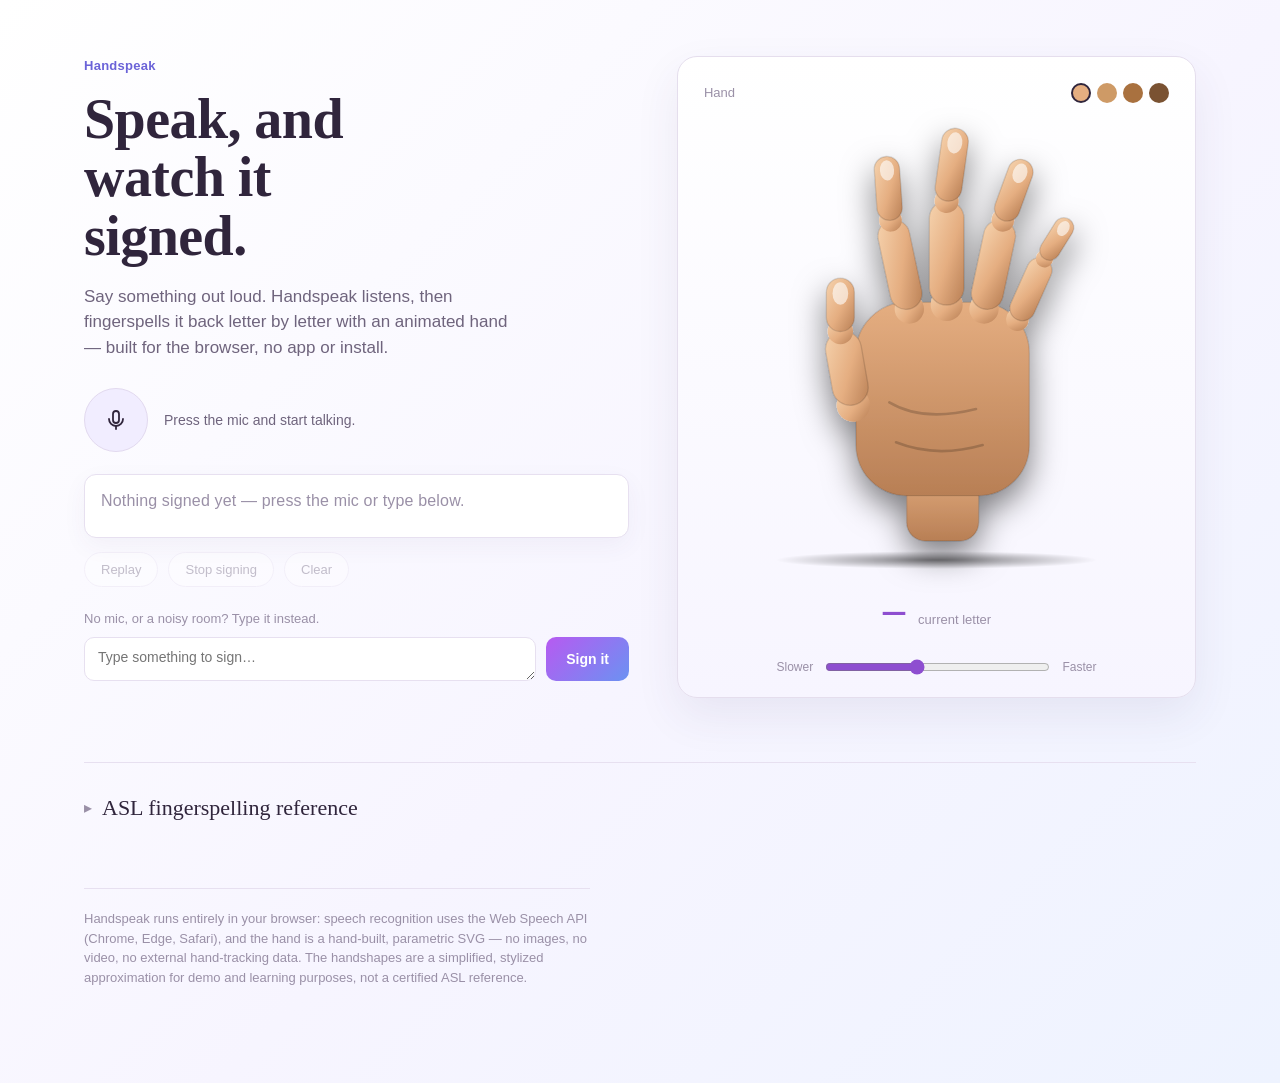
<file: handspeak/index.html>
<!DOCTYPE html>
<html lang="en">
<head>
<meta charset="UTF-8">
<meta name="viewport" content="width=device-width, initial-scale=1.0">
<title>Handspeak — say it, watch it signed</title>
<style>
  :root{
    --bg-0:#12151A;
    --bg-1:#1B1F26;
    --bg-2:#232833;
    --ink-0:#F2EEE6;
    --ink-1:#B7BCC6;
    --ink-2:#787E8B;
    --gold:#E7A94C;
    --gold-dim:#8A6A34;
    --teal:#4FB8A6;
    --line:#31363F;
    --skin-hi:#F6D3AE;
    --skin-base:#E5AE81;
    --skin-shadow:#B87F55;
    --radius:16px;
    --serif:"Fraunces", "Iowan Old Style", Georgia, serif;
    --sans:"IBM Plex Sans", "Segoe UI", sans-serif;
  }
  @media (prefers-color-scheme: light){ /* keep dark stage regardless — intentional */ }

  *{box-sizing:border-box;}
  html,body{margin:0;padding:0;}
  body{
    background:
      radial-gradient(1100px 620px at 78% -10%, #23293380 0%, transparent 60%),
      var(--bg-0);
    color:var(--ink-0);
    font-family:var(--sans);
    line-height:1.5;
    -webkit-font-smoothing:antialiased;
  }
  a{color:var(--teal);}

  .wrap{max-width:1160px;margin:0 auto;padding:56px 24px 96px;}

  /* ---------- header / hero ---------- */
  header.hero{
    display:grid;
    grid-template-columns:1.05fr 1fr;
    gap:48px;
    align-items:start;
  }
  @media (max-width:880px){ header.hero{grid-template-columns:1fr;} }

  .kicker{
    font-family:var(--sans);
    font-size:13px;
    letter-spacing:.02em;
    color:var(--teal);
    margin:0 0 14px;
    font-weight:600;
  }
  h1{
    font-family:var(--serif);
    font-weight:600;
    font-size:clamp(34px,4.6vw,56px);
    line-height:1.05;
    margin:0 0 18px;
    max-width:12ch;
    letter-spacing:-0.01em;
  }
  p.lead{
    font-size:17px;
    color:var(--ink-1);
    max-width:46ch;
    margin:0 0 28px;
  }

  .mic-row{display:flex;align-items:center;gap:16px;flex-wrap:wrap;margin-bottom:22px;}

  button.mic{
    position:relative;
    width:64px;height:64px;
    border-radius:50%;
    border:1px solid var(--line);
    background:var(--bg-2);
    color:var(--ink-0);
    cursor:pointer;
    display:flex;align-items:center;justify-content:center;
    flex:none;
    transition:border-color .2s ease, background .2s ease, transform .15s ease;
  }
  button.mic:hover{border-color:var(--gold-dim); transform:translateY(-1px);}
  button.mic:active{transform:translateY(0);}
  button.mic svg{width:24px;height:24px;}
  button.mic.listening{
    background:var(--gold);
    color:#1B1408;
    border-color:var(--gold);
    animation:pulse 1.6s ease-in-out infinite;
  }
  @keyframes pulse{
    0%,100%{box-shadow:0 0 0 0 rgba(231,169,76,.45);}
    50%{box-shadow:0 0 0 14px rgba(231,169,76,0);}
  }
  .mic-status{font-size:14px;color:var(--ink-1);}
  .mic-status strong{color:var(--ink-0); font-weight:600;}

  .transcript{
    min-height:64px;
    padding:14px 16px;
    background:var(--bg-1);
    border:1px solid var(--line);
    border-radius:12px;
    font-size:16px;
    color:var(--ink-1);
    letter-spacing:.01em;
  }
  .transcript .ch{transition:color .15s ease;}
  .transcript .ch.active{color:var(--gold); font-weight:600;}
  .transcript .ch.done{color:var(--ink-0);}
  .transcript.empty::before{content:"Nothing signed yet — press the mic or type below.";color:var(--ink-2);}

  .controls-row{
    display:flex;gap:10px;flex-wrap:wrap;margin-top:14px;
  }
  button.pill{
    font-family:var(--sans);
    font-size:13px;
    padding:9px 16px;
    border-radius:100px;
    border:1px solid var(--line);
    background:transparent;
    color:var(--ink-1);
    cursor:pointer;
    transition:border-color .2s ease, color .2s ease, background .2s ease;
  }
  button.pill:hover{border-color:var(--ink-2); color:var(--ink-0);}
  button.pill:disabled{opacity:.4; cursor:not-allowed;}

  .type-box{margin-top:22px;}
  .type-box label{display:block; font-size:13px; color:var(--ink-2); margin-bottom:8px;}
  .type-row{display:flex; gap:10px;}
  textarea{
    flex:1;
    resize:vertical;
    min-height:44px;
    max-height:120px;
    padding:11px 13px;
    background:var(--bg-1);
    border:1px solid var(--line);
    border-radius:10px;
    color:var(--ink-0);
    font-family:var(--sans);
    font-size:14px;
  }
  textarea:focus, button:focus-visible, input:focus-visible{
    outline:2px solid var(--teal); outline-offset:2px;
  }
  button.solid{
    background:var(--gold);
    color:#1B1408;
    border:none;
    border-radius:10px;
    padding:0 20px;
    font-family:var(--sans);
    font-weight:600;
    font-size:14px;
    cursor:pointer;
  }
  button.solid:hover{filter:brightness(1.06);}

  .support-note{font-size:13px;color:var(--ink-2); margin-top:10px;}

  /* ---------- stage ---------- */
  .stage{
    position:relative;
    background:
      radial-gradient(240px 200px at 50% 18%, #3a3427 0%, transparent 70%),
      linear-gradient(180deg, var(--bg-1), var(--bg-0));
    border:1px solid var(--line);
    border-radius:20px;
    padding:26px 26px 20px;
    display:flex;
    flex-direction:column;
    align-items:center;
  }
  .stage-top{
    display:flex; justify-content:space-between; align-items:center;
    width:100%; margin-bottom:6px;
  }
  .stage-label{font-size:13px; color:var(--ink-2);}
  .skin-swatches{display:flex; gap:6px;}
  .swatch{
    width:20px;height:20px;border-radius:50%;
    border:2px solid transparent;
    cursor:pointer;
    padding:0;
  }
  .swatch.active{border-color:var(--ink-0);}

  .hand-holder{
    width:100%;
    max-width:320px;
    aspect-ratio:240/330;
    filter:url(#handShadow);
  }
  .hand-holder svg{width:100%; height:100%; display:block; overflow:visible;}

  .floor{
    width:70%;height:18px;
    margin-top:2px;
    background:radial-gradient(ellipse at center, rgba(0,0,0,.5), transparent 70%);
  }

  .letter-readout{
    margin-top:8px;
    display:flex;
    align-items:baseline;
    gap:12px;
  }
  .letter-readout .big{
    font-family:var(--serif);
    font-size:44px;
    font-weight:600;
    min-width:1.1ch;
    text-align:center;
    color:var(--gold);
  }
  .letter-readout .caption{font-size:13px; color:var(--ink-2);}

  .speed-row{
    width:100%; max-width:320px;
    margin-top:14px;
    display:flex; align-items:center; gap:10px;
  }
  .speed-row label{font-size:12px; color:var(--ink-2); flex:none;}
  input[type=range]{flex:1; accent-color:var(--gold);}

  /* ---------- reference grid ---------- */
  details.reference{
    margin-top:64px;
    border-top:1px solid var(--line);
    padding-top:28px;
  }
  details.reference summary{
    cursor:pointer;
    list-style:none;
    display:flex; align-items:center; gap:10px;
    font-family:var(--serif);
    font-size:22px;
    color:var(--ink-0);
  }
  details.reference summary::-webkit-details-marker{display:none;}
  details.reference summary .arrow{
    display:inline-block; transition:transform .2s ease; color:var(--ink-2); font-size:16px;
  }
  details.reference[open] summary .arrow{transform:rotate(90deg);}
  .ref-sub{font-size:14px; color:var(--ink-1); margin:8px 0 24px; max-width:60ch;}

  .ref-grid{
    display:grid;
    grid-template-columns:repeat(auto-fill, minmax(96px,1fr));
    gap:18px;
  }
  .ref-cell{
    background:var(--bg-1);
    border:1px solid var(--line);
    border-radius:12px;
    padding:10px 6px 8px;
    text-align:center;
  }
  .ref-cell .mini-holder{width:52px; height:71px; margin:0 auto;}
  .ref-cell .mini-holder svg{width:100%;height:100%;overflow:visible;}
  .ref-cell .letter{font-family:var(--serif); font-size:15px; margin-top:4px; color:var(--ink-1);}

  footer{
    margin-top:64px;
    font-size:13px;
    color:var(--ink-2);
    border-top:1px solid var(--line);
    padding-top:20px;
    max-width:70ch;
  }

  .phalanx{fill:url(#skinGrad); stroke:#00000022; stroke-width:1;}
  .joint{fill:url(#skinGrad); stroke:none;}
  .nail{fill:#ffffff99;}
  .palm{fill:url(#palmGrad); stroke:#00000022; stroke-width:1;}
  .wrist-shape{fill:url(#palmGrad); stroke:#00000022; stroke-width:1;}
  .crease{fill:none; stroke:#00000030; stroke-width:2; stroke-linecap:round;}

  @media (prefers-reduced-motion: reduce){
    button.mic.listening{animation:none;}
  }


  /* Light theme only — functionality unchanged */
  :root{
    --bg-0:#f7f5ff;
    --bg-1:#ffffff;
    --bg-2:#f1edff;
    --ink-0:#30253c;
    --ink-1:#6f647d;
    --ink-2:#9a90a7;
    --gold:#8e4ed0;
    --gold-dim:#b99ad9;
    --teal:#6b63d8;
    --line:#e7e0f0;
  }

  body{
    background:linear-gradient(135deg,#ffffff 0%,#f7f5ff 55%,#eef3ff 100%);
    color:var(--ink-0);
  }
  button.mic{background:#f1edff;color:var(--ink-0);border-color:#e2d9ef;}
  button.mic:hover{border-color:#b99ad9;}
  button.mic.listening{background:#8e4ed0;color:#fff;border-color:#8e4ed0;}
  .transcript{background:#fff;border-color:#e7e0f0;color:var(--ink-1);box-shadow:0 8px 24px rgba(80,55,120,.05);}
  .transcript .ch.active{color:#8e4ed0;}
  .transcript .ch.done{color:#30253c;}
  textarea{background:#fff;border-color:#e7e0f0;color:#30253c;}
  button.pill{border-color:#e7e0f0;color:#6f647d;background:#fff;}
  button.pill:hover{border-color:#b8a7ca;color:#30253c;background:#faf8ff;}
  button.solid{background:linear-gradient(135deg,#b75af1,#6b92f2);color:#fff;}
  .stage{
    background:linear-gradient(180deg,#ffffff 0%,#f7f5ff 100%);
    border-color:#e5deed;
    box-shadow:0 18px 45px rgba(70,45,105,.08);
  }
  .letter-readout .big{color:#8e4ed0;}
  input[type=range]{accent-color:#8e4ed0;}
  details.reference{border-top-color:#e7e0f0;}
  details.reference summary{color:#30253c;}
  .ref-cell{background:#fff;border-color:#e7e0f0;box-shadow:0 6px 18px rgba(70,45,105,.05);}
  .ref-cell .letter{color:#6f647d;}
  footer{border-top-color:#e7e0f0;color:#9a90a7;}
  a{color:#6b63d8;}

</style>
</head>
<body>

<!-- shared gradients / filter, referenced by every hand instance on the page -->
<svg width="0" height="0" style="position:absolute">
  <defs>
    <linearGradient id="skinGrad" x1="0" y1="0" x2="1" y2="1">
      <stop offset="0%" style="stop-color:var(--skin-hi)"/>
      <stop offset="55%" style="stop-color:var(--skin-base)"/>
      <stop offset="100%" style="stop-color:var(--skin-shadow)"/>
    </linearGradient>
    <linearGradient id="palmGrad" x1="0" y1="0" x2="0" y2="1">
      <stop offset="0%" style="stop-color:var(--skin-base)"/>
      <stop offset="100%" style="stop-color:var(--skin-shadow)"/>
    </linearGradient>
    <filter id="handShadow" x="-40%" y="-20%" width="180%" height="160%">
      <feDropShadow dx="0" dy="14" stdDeviation="16" flood-color="#000000" flood-opacity="0.5"/>
    </filter>
  </defs>
</svg>

<div class="wrap">

  <header class="hero">
    <div>
      <p class="kicker">Handspeak</p>
      <h1>Speak, and watch it signed.</h1>
      <p class="lead">Say something out loud. Handspeak listens, then fingerspells it back letter by letter with an animated hand — built for the browser, no app or install.</p>

      <div class="mic-row">
        <button class="mic" id="micBtn" aria-pressed="false" aria-label="Start speaking">
          <svg viewBox="0 0 24 24" fill="none" stroke="currentColor" stroke-width="1.8" stroke-linecap="round" stroke-linejoin="round">
            <path d="M12 15a3 3 0 0 0 3-3V6a3 3 0 0 0-6 0v6a3 3 0 0 0 3 3Z"/>
            <path d="M19 11a7 7 0 0 1-14 0"/>
            <path d="M12 18v3"/>
          </svg>
        </button>
        <div class="mic-status" id="micStatus">Press the mic and start talking.</div>
      </div>

      <div class="transcript empty" id="transcript" aria-live="polite"></div>

      <div class="controls-row">
        <button class="pill" id="replayBtn" disabled>Replay</button>
        <button class="pill" id="stopBtn" disabled>Stop signing</button>
        <button class="pill" id="clearBtn" disabled>Clear</button>
      </div>

      <div class="type-box">
        <label for="typeInput">No mic, or a noisy room? Type it instead.</label>
        <div class="type-row">
          <textarea id="typeInput" placeholder="Type something to sign…" rows="1"></textarea>
          <button class="solid" id="typeBtn">Sign it</button>
        </div>
      </div>

      <p class="support-note" id="supportNote"></p>
    </div>

    <div class="stage">
      <div class="stage-top">
        <span class="stage-label">Hand</span>
        <div class="skin-swatches" id="skinSwatches" role="group" aria-label="Skin tone"></div>
      </div>

      <div class="hand-holder" id="mainHandHolder"></div>
      <div class="floor"></div>

      <div class="letter-readout">
        <span class="big" id="bigLetter">–</span>
        <span class="caption">current letter</span>
      </div>

      <div class="speed-row">
        <label for="speed">Slower</label>
        <input type="range" id="speed" min="280" max="1200" value="650" step="10">
        <label for="speed">Faster</label>
      </div>
    </div>
  </header>

  <details class="reference">
    <summary><span class="arrow">▸</span> ASL fingerspelling reference</summary>
    <p class="ref-sub">A quick alphabet chart, drawn with the same hand model above. Fingerspelling is only one small corner of American Sign Language — full ASL has its own grammar and word order, distinct from spoken English, and isn't captured by spelling words out.</p>
    <div class="ref-grid" id="refGrid"></div>
  </details>

  <footer>
    Handspeak runs entirely in your browser: speech recognition uses the Web Speech API (Chrome, Edge, Safari), and the hand is a hand-built, parametric SVG — no images, no video, no external hand-tracking data. The handshapes are a simplified, stylized approximation for demo and learning purposes, not a certified ASL reference.
  </footer>

</div>

<script>
(function(){
  "use strict";

  const NS = "http://www.w3.org/2000/svg";
  const reduceMotion = window.matchMedia && window.matchMedia("(prefers-reduced-motion: reduce)").matches;

  /* ---------------------------------------------------------------- *
   *  Geometry: one parametric hand, reused at any size.               *
   * ---------------------------------------------------------------- */
  const VB = { w: 240, h: 330 };
  const GEO = {
    palm:  { x: 60, y: 145, w: 130, h: 145, rx: 38 },
    wrist: { x: 98, y: 266, w: 54,  h: 58,  rx: 14 },
    fingers: {
      index:  { x: 100, y: 150, proxLen: 68, proxW: 24, distLen: 48, distW: 19 },
      middle: { x: 128, y: 147, proxLen: 78, proxW: 26, distLen: 55, distW: 20 },
      ring:   { x: 156, y: 150, proxLen: 68, proxW: 24, distLen: 48, distW: 19 },
      pinky:  { x: 181, y: 158, proxLen: 50, proxW: 19, distLen: 35, distW: 15 }
    },
    thumb: { x: 58, y: 222, proxLen: 56, proxW: 27, distLen: 40, distW: 21 }
  };

  function el(tag, attrs){
    const e = document.createElementNS(NS, tag);
    for(const k in attrs) e.setAttribute(k, attrs[k]);
    return e;
  }

  // one rotating joint: base translate is baked in, rotation is animated on top of it
  function makeJoint(baseTranslate){
    const g = el("g", { transform: baseTranslate + " rotate(0)" });
    return { el: g, base: baseTranslate, angle: 0, raf: null };
  }

  function buildFinger(root, cfg){
    const mcp = makeJoint(`translate(${cfg.x},${cfg.y})`);
    const prox = el("rect", {
      x: -cfg.proxW/2, y: -cfg.proxLen, width: cfg.proxW, height: cfg.proxLen,
      rx: cfg.proxW/2, class: "phalanx"
    });
    const knuckle = el("circle", { cx:0, cy:0, r: cfg.proxW/2 - 1, class:"joint" });
    mcp.el.appendChild(knuckle);
    mcp.el.appendChild(prox);

    const pip = makeJoint(`translate(0,${-cfg.proxLen})`);
    const dist = el("rect", {
      x: -cfg.distW/2, y: -cfg.distLen, width: cfg.distW, height: cfg.distLen,
      rx: cfg.distW/2, class: "phalanx"
    });
    const pipJoint = el("circle", { cx:0, cy:0, r: cfg.distW/2 - 1, class:"joint" });
    const nail = el("ellipse", {
      cx:0, cy: -cfg.distLen + cfg.distW*0.55, rx: cfg.distW*0.28, ry: cfg.distW*0.4, class:"nail"
    });
    pip.el.appendChild(pipJoint);
    pip.el.appendChild(dist);
    pip.el.appendChild(nail);

    mcp.el.appendChild(pip.el);
    root.appendChild(mcp.el);
    return { mcpG: mcp, pipG: pip };
  }

  function buildHand(){
    const svg = el("svg", { viewBox: `0 0 ${VB.w} ${VB.h}` });

    const wrist = el("rect", Object.assign({ class:"wrist-shape" }, {
      x: GEO.wrist.x, y: GEO.wrist.y, width: GEO.wrist.w, height: GEO.wrist.h, rx: GEO.wrist.rx
    }));
    svg.appendChild(wrist);

    const palm = el("rect", Object.assign({ class:"palm" }, {
      x: GEO.palm.x, y: GEO.palm.y, width: GEO.palm.w, height: GEO.palm.h, rx: GEO.palm.rx
    }));
    svg.appendChild(palm);

    // a couple of soft palm creases for a touch of realism
    svg.appendChild(el("path", { class:"crease", d:"M85 220 Q110 235 150 225" }));
    svg.appendChild(el("path", { class:"crease", d:"M90 250 Q120 262 155 252" }));

    // draw back-to-front: pinky, ring, index, middle, thumb on top
    const pinky  = buildFinger(svg, GEO.fingers.pinky);
    const ring   = buildFinger(svg, GEO.fingers.ring);
    const index  = buildFinger(svg, GEO.fingers.index);
    const middle = buildFinger(svg, GEO.fingers.middle);
    const thumb  = buildFinger(svg, GEO.thumb);

    return { svg, index, middle, ring, pinky, thumb };
  }

  /* ---------------------------------------------------------------- *
   *  Poses: one entry per letter, expressed as finger "states".      *
   * ---------------------------------------------------------------- */
  const FAN = { index:-12, middle:0, ring:12, pinky:24 };

  function stateAngles(state, fan){
    switch(state){
      case "ext":          return [fan, 8];
      case "extOut":        return [fan - 14, 6];
      case "extIn":         return [fan + 14, 6];
      case "half":          return [fan + 18, 58];
      case "hook":          return [fan - 4, 72];
      case "curl":          return [fan + 34, 124];
      case "curlTight":     return [fan + 34, 132];
      default:               return [fan, 8];
    }
  }

  function fingers(i, m, r, p){
    return {
      index:  stateAngles(i, FAN.index),
      middle: stateAngles(m, FAN.middle),
      ring:   stateAngles(r, FAN.ring),
      pinky:  stateAngles(p, FAN.pinky)
    };
  }

  const RAW = {
    A: { f: fingers("curl","curl","curl","curl"),         t: [-15, 10] },
    B: { f: fingers("ext","ext","ext","ext"),              t: [68, 25] },
    C: { f: fingers("half","half","half","half"),          t: [15, 35] },
    D: { f: fingers("ext","curl","curl","curl"),           t: [38, 55] },
    E: { f: fingers("curlTight","curlTight","curlTight","curlTight"), t: [55, 75] },
    F: { f: fingers("half","ext","ext","ext"),              t: [42, 48] },
    G: { f: fingers("extOut","curl","curl","curl"),        t: [-28, 10] },
    H: { f: fingers("extOut","extOut","curl","curl"),      t: [36, 38] },
    I: { f: fingers("curl","curl","curl","ext"),            t: [52, 20] },
    J: { f: fingers("curl","curl","curl","ext"),            t: [52, 20] },
    K: { f: fingers("extOut","extOut","curl","curl"),      t: [0, 28] },
    L: { f: fingers("ext","curl","curl","curl"),            t: [-42, 0] },
    M: { f: fingers("curlTight","curlTight","curlTight","curlTight"), t: [62, 66] },
    N: { f: fingers("curlTight","curlTight","curl","curl"), t: [58, 58] },
    O: { f: fingers("half","half","half","half"),          t: [32, 52] },
    P: { f: fingers("extOut","extOut","curl","curl"),      t: [4, 30] },
    Q: { f: fingers("extOut","curl","curl","curl"),        t: [-24, 12] },
    R: { f: fingers("extIn","extOut","curl","curl"),       t: [40, 28] },
    S: { f: fingers("curlTight","curlTight","curlTight","curlTight"), t: [78, 42] },
    T: { f: fingers("curl","curl","curl","curl"),            t: [26, 18] },
    U: { f: fingers("ext","ext","curl","curl"),              t: [46, 28] },
    V: { f: fingers("extOut","extIn","curl","curl"),        t: [42, 28] },
    W: { f: fingers("extOut","ext","extIn","curl"),         t: [38, 28] },
    X: { f: fingers("hook","curl","curl","curl"),            t: [36, 26] },
    Y: { f: fingers("curl","curl","curl","ext"),              t: [-46, 0] },
    Z: { f: fingers("ext","curl","curl","curl"),              t: [36, 16] },
    " ": { f: fingers("ext","ext","ext","ext"),              t: [-10, 10] }
  };

  const POSES = {};
  Object.keys(RAW).forEach(letter => {
    POSES[letter] = { index: RAW[letter].f.index, middle: RAW[letter].f.middle,
                       ring: RAW[letter].f.ring, pinky: RAW[letter].f.pinky, thumb: RAW[letter].t };
  });

  /* ---------------------------------------------------------------- *
   *  Animating a joint toward a target angle.                        *
   * ---------------------------------------------------------------- */
  function animateJoint(joint, toAngle, duration){
    if(joint.raf) cancelAnimationFrame(joint.raf);
    const from = joint.angle;
    joint.angle = toAngle;
    if(duration <= 0 || reduceMotion){
      joint.el.setAttribute("transform", `${joint.base} rotate(${toAngle})`);
      return;
    }
    const start = performance.now();
    function step(now){
      const t = Math.min(1, (now - start) / duration);
      const eased = t < 0.5 ? 2*t*t : 1 - Math.pow(-2*t + 2, 2) / 2;
      const val = from + (toAngle - from) * eased;
      joint.el.setAttribute("transform", `${joint.base} rotate(${val})`);
      if(t < 1) joint.raf = requestAnimationFrame(step);
    }
    joint.raf = requestAnimationFrame(step);
  }

  function applyPose(hand, letter, animate, duration){
    const p = POSES[letter] || POSES[" "];
    const d = animate ? (duration || 320) : 0;
    ["index","middle","ring","pinky"].forEach(name => {
      animateJoint(hand[name].mcpG, p[name][0], d);
      animateJoint(hand[name].pipG, p[name][1], d);
    });
    animateJoint(hand.thumb.mcpG, p.thumb[0], d);
    animateJoint(hand.thumb.pipG, p.thumb[1], d);
  }

  /* ---------------------------------------------------------------- *
   *  Main stage hand.                                                 *
   * ---------------------------------------------------------------- */
  const mainHand = buildHand();
  document.getElementById("mainHandHolder").appendChild(mainHand.svg);
  applyPose(mainHand, " ", false, 0);

  /* ---------------------------------------------------------------- *
   *  Reference grid — 26 tiny static hands, same model, no motion.    *
   * ---------------------------------------------------------------- */
  const refGrid = document.getElementById("refGrid");
  "ABCDEFGHIJKLMNOPQRSTUVWXYZ".split("").forEach(letter => {
    const cell = document.createElement("div");
    cell.className = "ref-cell";
    const holder = document.createElement("div");
    holder.className = "mini-holder";
    const h = buildHand();
    applyPose(h, letter, false, 0);
    holder.appendChild(h.svg);
    const label = document.createElement("div");
    label.className = "letter";
    label.textContent = letter;
    cell.appendChild(holder);
    cell.appendChild(label);
    refGrid.appendChild(cell);
  });

  /* ---------------------------------------------------------------- *
   *  Skin tone picker.                                                *
   * ---------------------------------------------------------------- */
  const TONES = [
    { hi:"#F6D3AE", base:"#E5AE81", shadow:"#B87F55" },
    { hi:"#F1C79A", base:"#D89A63", shadow:"#A5713E" },
    { hi:"#D9A myPos" , base:"#B5794A", shadow:"#7E5230" }, // placeholder replaced below
  ];
  // (defined properly to avoid stray characters)
  const SKIN_TONES = [
    { hi:"#F6D3AE", base:"#E5AE81", shadow:"#B87F55" },
    { hi:"#EFC59A", base:"#CE9A66", shadow:"#9C6E42" },
    { hi:"#D9A876", base:"#A9713F", shadow:"#78502C" },
    { hi:"#C08D5C", base:"#7A5232", shadow:"#4E3420" }
  ];
  const swatchWrap = document.getElementById("skinSwatches");
  SKIN_TONES.forEach((tone, i) => {
    const b = document.createElement("button");
    b.className = "swatch" + (i === 0 ? " active" : "");
    b.style.background = tone.base;
    b.setAttribute("aria-label", "Skin tone " + (i+1));
    b.addEventListener("click", () => {
      document.documentElement.style.setProperty("--skin-hi", tone.hi);
      document.documentElement.style.setProperty("--skin-base", tone.base);
      document.documentElement.style.setProperty("--skin-shadow", tone.shadow);
      Array.from(swatchWrap.children).forEach(c => c.classList.remove("active"));
      b.classList.add("active");
    });
    swatchWrap.appendChild(b);
  });

  /* ---------------------------------------------------------------- *
   *  Playback sequencer.                                              *
   * ---------------------------------------------------------------- */
  const transcriptEl = document.getElementById("transcript");
  const bigLetterEl = document.getElementById("bigLetter");
  const replayBtn = document.getElementById("replayBtn");
  const stopBtn = document.getElementById("stopBtn");
  const clearBtn = document.getElementById("clearBtn");
  const speedInput = document.getElementById("speed");

  let queue = [];        // array of { ch, span }
  let playing = false;
  let stopRequested = false;
  let fullText = "";

  function sleep(ms){ return new Promise(res => setTimeout(res, ms)); }

  function resetTranscriptDisplay(){
    transcriptEl.innerHTML = "";
    transcriptEl.classList.add("empty");
  }

  function pushTextToDisplay(text){
    transcriptEl.classList.remove("empty");
    const added = [];
    for(const ch of text){
      const span = document.createElement("span");
      span.className = "ch";
      span.textContent = ch;
      transcriptEl.appendChild(span);
      added.push({ ch: ch.toUpperCase(), span });
    }
    return added;
  }

  function enqueue(text){
    if(!text) return;
    fullText += text;
    const added = pushTextToDisplay(text);
    queue = queue.concat(added);
    replayBtn.disabled = false;
    clearBtn.disabled = false;
    if(!playing) runQueue();
  }

  async function runQueue(){
    playing = true;
    stopRequested = false;
    stopBtn.disabled = false;
    while(queue.length && !stopRequested){
      const item = queue.shift();
      const ch = /[A-Z]/.test(item.ch) ? item.ch : " ";
      item.span.classList.add("active");
      bigLetterEl.textContent = ch === " " ? "·" : ch;
      applyPose(mainHand, ch, true, ch === " " ? 220 : 320);
      const speed = Number(speedInput.value);
      await sleep(ch === " " ? Math.max(140, speed * 0.35) : speed);
      item.span.classList.remove("active");
      item.span.classList.add("done");
    }
    playing = false;
    stopBtn.disabled = true;
    if(!stopRequested){
      bigLetterEl.textContent = "–";
      applyPose(mainHand, " ", true, 300);
    }
  }

  stopBtn.addEventListener("click", () => {
    stopRequested = true;
    queue = [];
    playing = false;
    stopBtn.disabled = true;
    bigLetterEl.textContent = "–";
    applyPose(mainHand, " ", true, 250);
  });

  replayBtn.addEventListener("click", () => {
    stopRequested = true;
    queue = [];
    playing = false;
    resetTranscriptDisplay();
    const text = fullText;
    fullText = "";
    setTimeout(() => enqueue(text), 30);
  });

  clearBtn.addEventListener("click", () => {
    stopRequested = true;
    queue = [];
    playing = false;
    fullText = "";
    resetTranscriptDisplay();
    bigLetterEl.textContent = "–";
    applyPose(mainHand, " ", true, 250);
    replayBtn.disabled = true;
    clearBtn.disabled = true;
    stopBtn.disabled = true;
  });

  /* ---------------------------------------------------------------- *
   *  Manual text entry.                                               *
   * ---------------------------------------------------------------- */
  const typeInput = document.getElementById("typeInput");
  const typeBtn = document.getElementById("typeBtn");

  function signTyped(){
    const val = typeInput.value.trim();
    if(!val) return;
    stopRequested = true;
    queue = [];
    playing = false;
    fullText = "";
    resetTranscriptDisplay();
    const cleaned = val.toUpperCase().replace(/[^A-Z ]/g, " ").replace(/\s+/g, " ").trim();
    typeInput.value = "";
    setTimeout(() => enqueue(cleaned), 30);
  }
  typeBtn.addEventListener("click", signTyped);
  typeInput.addEventListener("keydown", e => {
    if(e.key === "Enter" && !e.shiftKey){ e.preventDefault(); signTyped(); }
  });

  /* ---------------------------------------------------------------- *
   *  Speech recognition.                                              *
   * ---------------------------------------------------------------- */
  const micBtn = document.getElementById("micBtn");
  const micStatus = document.getElementById("micStatus");
  const supportNote = document.getElementById("supportNote");

  const SR = window.SpeechRecognition || window.webkitSpeechRecognition;
  let recognition = null;
  let listening = false;

  if(!SR){
    supportNote.textContent = "Your browser doesn't support live speech recognition — Chrome, Edge or Safari will work best. Typing still signs perfectly well.";
    micBtn.disabled = true;
    micBtn.style.opacity = 0.4;
    micStatus.textContent = "Mic not available in this browser — type instead.";
  } else {
    recognition = new SR();
    recognition.lang = "en-US";
    recognition.continuous = true;
    recognition.interimResults = true;

    let sessionFinal = "";

    recognition.onresult = (event) => {
      let interim = "";
      let newlyFinal = "";
      for(let i = event.resultIndex; i < event.results.length; i++){
        const result = event.results[i];
        if(result.isFinal){
          newlyFinal += result[0].transcript;
        } else {
          interim += result[0].transcript;
        }
      }
      if(newlyFinal){
        const cleaned = newlyFinal.toUpperCase().replace(/[^A-Z ]/g, " ").replace(/\s+/g, " ");
        sessionFinal += cleaned;
        enqueue(cleaned);
        micStatus.innerHTML = "Heard: <strong>" + newlyFinal.trim() + "</strong>";
      } else if(interim){
        micStatus.innerHTML = "Listening… <strong>" + interim.trim() + "</strong>";
      }
    };

    recognition.onerror = (event) => {
      if(event.error === "not-allowed" || event.error === "service-not-allowed"){
        micStatus.textContent = "Microphone access was blocked — allow it in your browser to use voice.";
        listening = false;
        micBtn.classList.remove("listening");
        micBtn.setAttribute("aria-pressed", "false");
      } else if(event.error !== "no-speech"){
        micStatus.textContent = "Mic hiccup (" + event.error + ") — still listening.";
      }
    };

    recognition.onend = () => {
      if(listening){
        // continuous mode can still time out on some browsers after silence — pick back up
        try{ recognition.start(); } catch(e){ /* already running */ }
      }
    };

    micBtn.addEventListener("click", () => {
      if(!listening){
        resetTranscriptDisplay();
        fullText = "";
        queue = [];
        stopRequested = true;
        playing = false;
        replayBtn.disabled = true;
        clearBtn.disabled = true;
        try{
          recognition.start();
          listening = true;
          micBtn.classList.add("listening");
          micBtn.setAttribute("aria-pressed", "true");
          micBtn.setAttribute("aria-label", "Stop listening");
          micStatus.textContent = "Listening…";
        } catch(e){ /* already started */ }
      } else {
        listening = false;
        recognition.stop();
        micBtn.classList.remove("listening");
        micBtn.setAttribute("aria-pressed", "false");
        micBtn.setAttribute("aria-label", "Start speaking");
        micStatus.textContent = "Stopped. Press the mic to talk again.";
      }
    });
  }

})();
</script>
</body>
</html>
</file>
